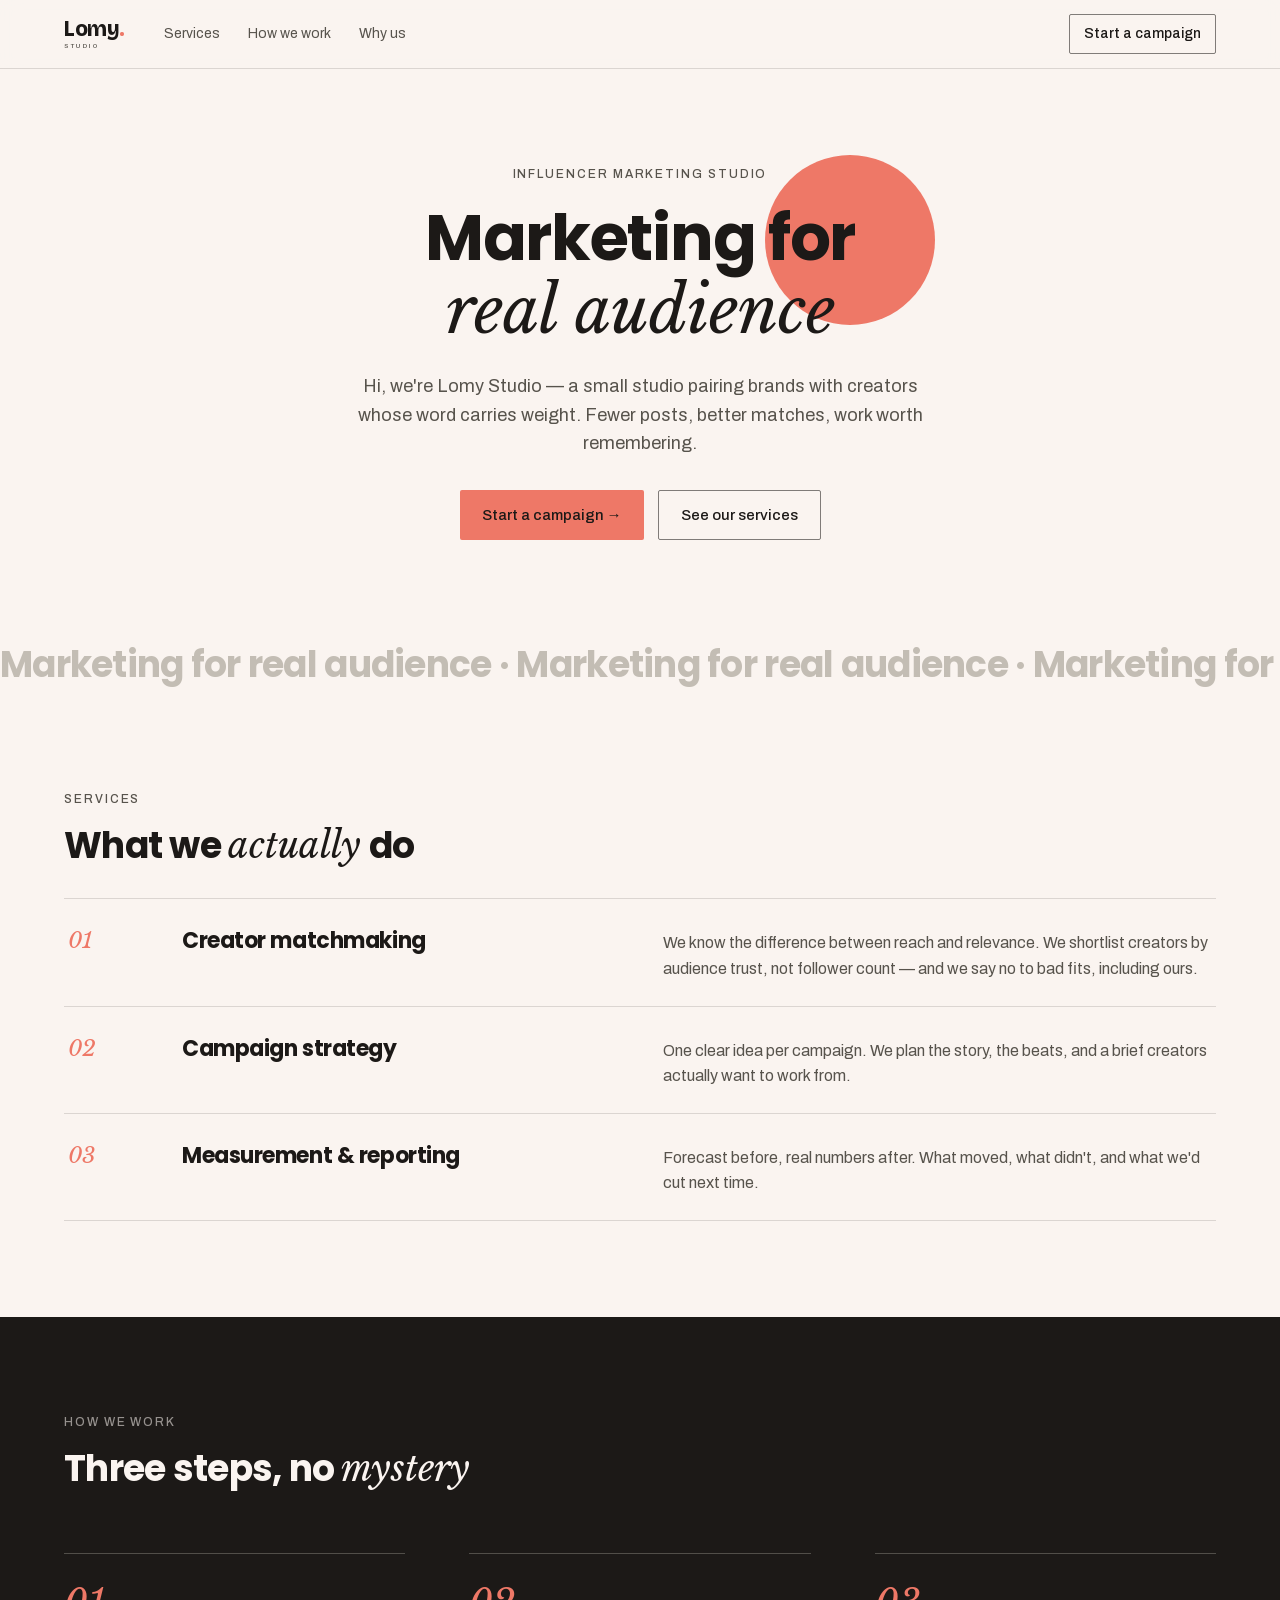
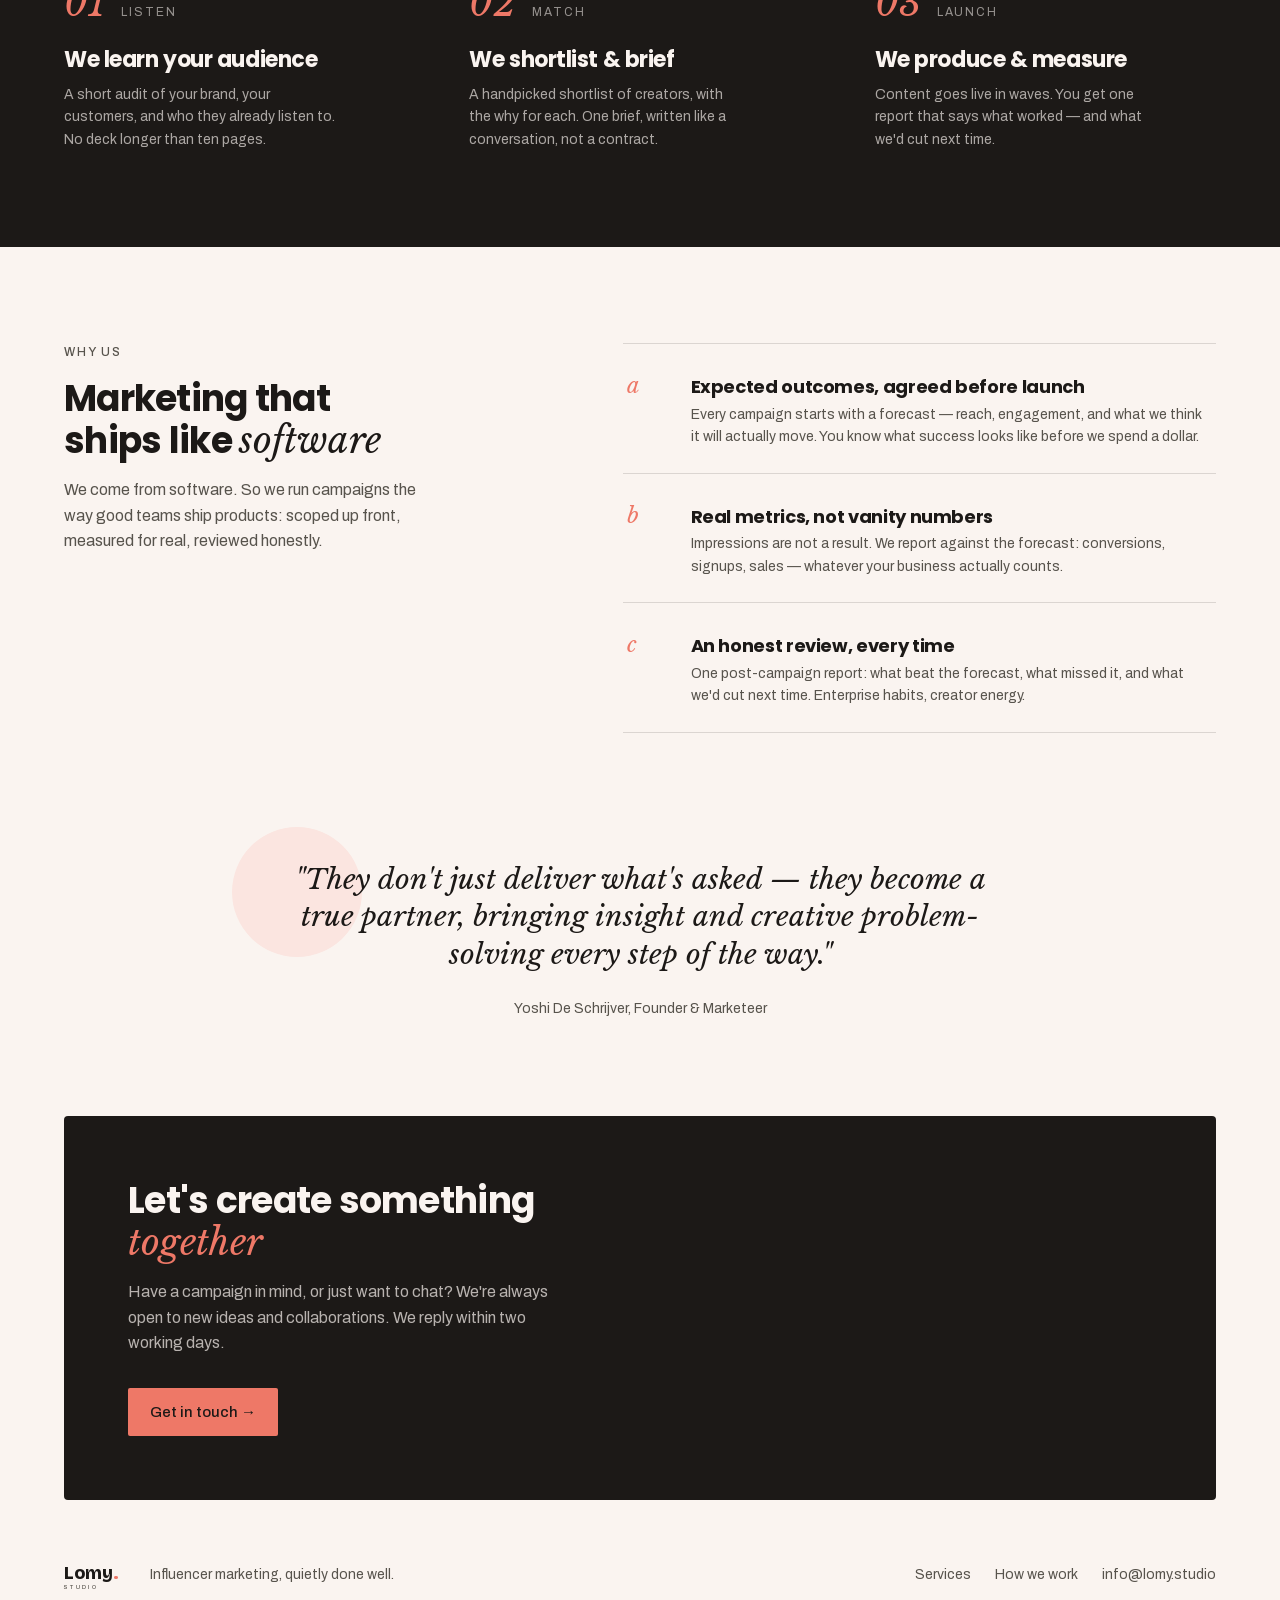
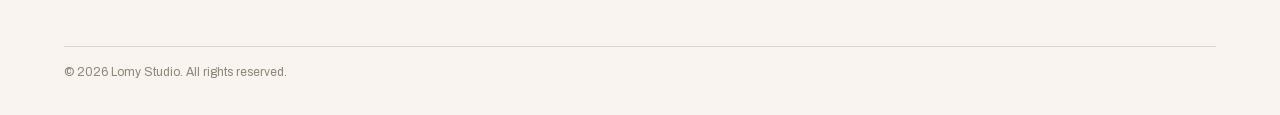
<file: index.html>
<!DOCTYPE html>
<html lang="en" data-theme="light">
<head>
<meta charset="utf-8">
<meta name="viewport" content="width=device-width, initial-scale=1">
<title>Lomy Studio — Influencer marketing for real audience</title>
<meta name="description" content="Lomy Studio is a small influencer marketing studio pairing brands with creators whose word carries weight. Fewer posts, better matches, work worth remembering.">
<link rel="icon" href="assets/img/logo-mark.svg" type="image/svg+xml">
<meta property="og:type" content="website">
<meta property="og:title" content="Lomy Studio — Influencer marketing for real audience">
<meta property="og:description" content="A small influencer marketing studio pairing brands with creators whose word carries weight.">
<link rel="preload" href="assets/fonts/archivo-400.woff2" as="font" type="font/woff2" crossorigin>
<link rel="preload" href="assets/fonts/poppins-700.woff2" as="font" type="font/woff2" crossorigin>
<link rel="stylesheet" href="assets/css/ds.css">
<link rel="stylesheet" href="assets/css/site.css">
</head>
<body>

<header class="site-header">
  <div class="site-header__inner">
    <a class="logo" href="#top" aria-label="Lomy Studio — home">
      <span class="logo__lockup">
        <span class="logo__word">Lomy<span class="logo__dot">.</span></span>
        <span class="logo__sub">STUDIO</span>
      </span>
    </a>
    <nav class="site-nav" aria-label="Primary">
      <a href="#services">Services</a>
      <a href="#process">How we work</a>
      <a href="#why-us">Why us</a>
    </nav>
    <nav class="mobile-nav" aria-label="Primary (mobile)">
      <a href="#services">Services</a>
      <a href="/contact">Contact</a>
    </nav>
    <a class="btn btn--ghost-sm site-header__cta" href="/contact">Start a campaign</a>
  </div>
</header>

<main>

  <section class="section wrap hero" id="top">
    <div class="eyebrow">Influencer marketing studio</div>
    <div class="hero__headline">
      <div class="hero__circle" aria-hidden="true"></div>
      <h1>Marketing for<br><em>real audience</em></h1>
    </div>
    <p class="hero__lede">Hi, we're Lomy Studio — a small studio pairing brands with creators whose word carries weight. Fewer posts, better matches, work worth remembering.</p>
    <div class="hero__actions">
      <a class="btn btn--primary" href="/contact">Start a campaign →</a>
      <a class="btn btn--ghost" href="#services">See our services</a>
    </div>
  </section>

  <div class="marquee" aria-hidden="true">
    <div class="marquee__track"><span>Marketing for real audience · Marketing for real audience · Marketing for real audience · Marketing for real audience · Marketing for real audience · Marketing for real audience · </span><span>Marketing for real audience · Marketing for real audience · Marketing for real audience · Marketing for real audience · Marketing for real audience · Marketing for real audience · </span></div>
  </div>

  <section class="section wrap services" id="services">
    <div class="eyebrow">Services</div>
    <h2>What we <em>actually</em> do</h2>
    <div class="rows">
      <div class="service">
        <span class="service__num">01</span>
        <h3 class="service__title">Creator matchmaking</h3>
        <p class="service__body">We know the difference between reach and relevance. We shortlist creators by audience trust, not follower count — and we say no to bad fits, including ours.</p>
      </div>
      <div class="service">
        <span class="service__num">02</span>
        <h3 class="service__title">Campaign strategy</h3>
        <p class="service__body">One clear idea per campaign. We plan the story, the beats, and a brief creators actually want to work from.</p>
      </div>
      <div class="service">
        <span class="service__num">03</span>
        <h3 class="service__title">Measurement &amp; reporting</h3>
        <p class="service__body">Forecast before, real numbers after. What moved, what didn't, and what we'd cut next time.</p>
      </div>
    </div>
  </section>

  <section class="process" id="process">
    <div class="process__inner">
      <div class="eyebrow">How we work</div>
      <h2>Three steps, no <em>mystery</em></h2>
      <div class="steps">
        <div class="step">
          <div class="step__head"><span class="step__num">01</span><span class="step__label">Listen</span></div>
          <h3>We learn your audience</h3>
          <p>A short audit of your brand, your customers, and who they already listen to. No deck longer than ten pages.</p>
        </div>
        <div class="step">
          <div class="step__head"><span class="step__num">02</span><span class="step__label">Match</span></div>
          <h3>We shortlist &amp; brief</h3>
          <p>A handpicked shortlist of creators, with the why for each. One brief, written like a conversation, not a contract.</p>
        </div>
        <div class="step">
          <div class="step__head"><span class="step__num">03</span><span class="step__label">Launch</span></div>
          <h3>We produce &amp; measure</h3>
          <p>Content goes live in waves. You get one report that says what worked — and what we'd cut next time.</p>
        </div>
      </div>
    </div>
  </section>

  <section class="section wrap why" id="why-us">
    <div>
      <div class="eyebrow">Why us</div>
      <h2>Marketing that ships like <em>software</em></h2>
      <p class="why__lede">We come from software. So we run campaigns the way good teams ship products: scoped up front, measured for real, reviewed honestly.</p>
    </div>
    <div class="rows">
      <div class="claim">
        <span class="claim__marker" aria-hidden="true">a</span>
        <div>
          <h3>Expected outcomes, agreed before launch</h3>
          <p>Every campaign starts with a forecast — reach, engagement, and what we think it will actually move. You know what success looks like before we spend a dollar.</p>
        </div>
      </div>
      <div class="claim">
        <span class="claim__marker" aria-hidden="true">b</span>
        <div>
          <h3>Real metrics, not vanity numbers</h3>
          <p>Impressions are not a result. We report against the forecast: conversions, signups, sales — whatever your business actually counts.</p>
        </div>
      </div>
      <div class="claim">
        <span class="claim__marker" aria-hidden="true">c</span>
        <div>
          <h3>An honest review, every time</h3>
          <p>One post-campaign report: what beat the forecast, what missed it, and what we'd cut next time. Enterprise habits, creator energy.</p>
        </div>
      </div>
    </div>
  </section>

  <section class="testimonial">
    <div class="testimonial__quote-wrap">
      <div class="testimonial__circle" aria-hidden="true"></div>
      <blockquote>"They don't just deliver what's asked — they become a true partner, bringing insight and creative problem-solving every step of the way."</blockquote>
    </div>
    <div class="testimonial__cite">Yoshi De Schrijver, Founder &amp; Marketeer</div>
  </section>

  <section class="section wrap cta" id="contact">
    <div class="cta__card">
      <h2>Let's create something <em class="u-coral">together</em></h2>
      <p>Have a campaign in mind, or just want to chat? We're always open to new ideas and collaborations. We reply within two working days.</p>
      <a class="btn btn--primary" href="mailto:info@lomy.studio">Get in touch →</a>
    </div>
  </section>

</main>

<footer class="site-footer">
  <span class="logo logo--sm">
    <span class="logo__lockup">
      <span class="logo__word">Lomy<span class="logo__dot">.</span></span>
      <span class="logo__sub">STUDIO</span>
    </span>
  </span>
  <span class="site-footer__tagline">Influencer marketing, quietly done well.</span>
  <nav class="site-footer__nav" aria-label="Footer">
    <a href="#services">Services</a>
    <a href="#process">How we work</a>
    <a href="mailto:info@lomy.studio">info@lomy.studio</a>
  </nav>
  <div class="site-footer__legal">© 2026 Lomy Studio. All rights reserved.</div>
</footer>

</body>
</html>
</file>
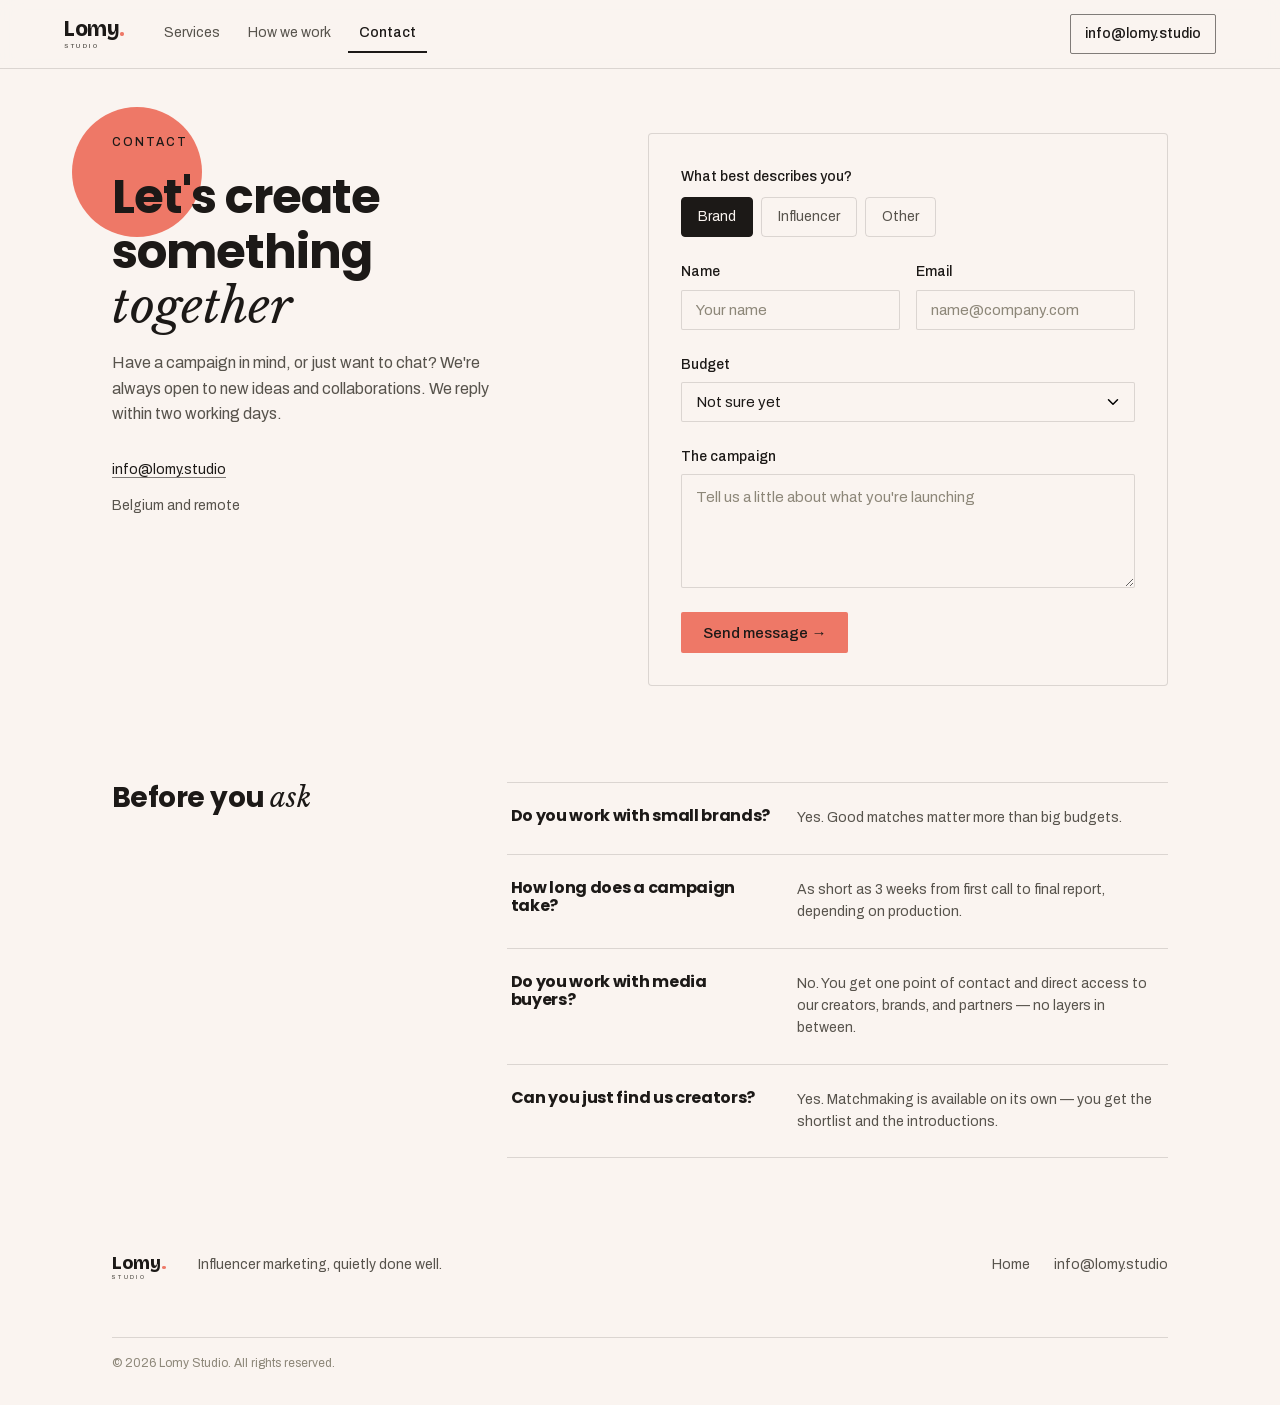
<file: contact.html>
<!DOCTYPE html>
<html lang="en" data-theme="light">
<head>
<meta charset="utf-8">
<meta name="viewport" content="width=device-width, initial-scale=1">
<title>Contact — Lomy Studio</title>
<meta name="description" content="Have a campaign in mind, or just want to chat? Tell Lomy Studio about what you're launching. We reply within two working days.">
<link rel="icon" href="assets/img/logo-mark.svg" type="image/svg+xml">
<meta property="og:type" content="website">
<meta property="og:title" content="Contact — Lomy Studio">
<meta property="og:description" content="Have a campaign in mind, or just want to chat? We reply within two working days.">
<link rel="preload" href="assets/fonts/archivo-400.woff2" as="font" type="font/woff2" crossorigin>
<link rel="preload" href="assets/fonts/poppins-700.woff2" as="font" type="font/woff2" crossorigin>
<link rel="stylesheet" href="assets/css/ds.css">
<link rel="stylesheet" href="assets/css/site.css">
</head>
<body class="page--contact">

<header class="site-header">
  <div class="site-header__inner">
    <a class="logo" href="/" aria-label="Lomy Studio — home">
      <span class="logo__lockup">
        <span class="logo__word">Lomy<span class="logo__dot">.</span></span>
        <span class="logo__sub">STUDIO</span>
      </span>
    </a>
    <nav class="site-nav" aria-label="Primary">
      <a href="/#services">Services</a>
      <a href="/#process">How we work</a>
      <a href="/contact" class="is-active" aria-current="page">Contact</a>
    </nav>
    <nav class="mobile-nav" aria-label="Primary (mobile)">
      <a href="/">Home</a>
      <a href="/contact" class="is-active" aria-current="page">Contact</a>
    </nav>
    <a class="btn btn--ghost-sm site-header__cta" href="mailto:info@lomy.studio">info@lomy.studio</a>
  </div>
</header>

<main class="contact wrap">
  <div>
    <div class="contact__headline">
      <div class="contact__circle" aria-hidden="true"></div>
      <div class="eyebrow contact__eyebrow">Contact</div>
      <h1>Let's create something <em>together</em></h1>
    </div>
    <p class="contact__lede">Have a campaign in mind, or just want to chat? We're always open to new ideas and collaborations. We reply within two working days.</p>
    <div class="contact__links">
      <a href="mailto:info@lomy.studio">info@lomy.studio</a>
      <span class="contact__location">Belgium and remote</span>
    </div>
  </div>

  <div class="contact__card">
    <div class="contact-done" hidden>
      <h3>Thank you — <em>noted</em></h3>
      <p>We'll get back to you within two working days.</p>
      <button type="button" class="btn btn--ghost">Send another</button>
    </div>

    <form class="contact-form" name="contact" method="POST" action="/contact?sent=1" data-netlify="true" netlify-honeypot="bot-field">
      <input type="hidden" name="form-name" value="contact">
      <p class="contact-form__trap" aria-hidden="true">
        <label>Don't fill this out if you're human: <input name="bot-field" tabindex="-1" autocomplete="off"></label>
      </p>

      <fieldset class="who">
        <legend class="who__legend">What best describes you?</legend>
        <div class="who__choices">
          <label class="who__choice"><input type="radio" name="who" value="Brand" checked><span class="chip">Brand</span></label>
          <label class="who__choice"><input type="radio" name="who" value="Influencer"><span class="chip">Influencer</span></label>
          <label class="who__choice"><input type="radio" name="who" value="Other"><span class="chip">Other</span></label>
        </div>
      </fieldset>

      <div class="contact-form__row">
        <label class="field">Name
          <input class="control" name="name" required placeholder="Your name" autocomplete="name">
        </label>
        <label class="field">Email
          <input class="control" name="email" type="email" required placeholder="name@company.com" autocomplete="email">
        </label>
      </div>

      <label class="field">Budget
        <select class="control control--select" name="budget">
          <option>Not sure yet</option>
          <option>Under €10k</option>
          <option>€10–50k</option>
          <option>€50k+</option>
        </select>
      </label>

      <label class="field">The campaign
        <textarea class="control" name="message" rows="4" placeholder="Tell us a little about what you're launching"></textarea>
      </label>

      <button type="submit" class="btn btn--primary contact-form__submit">Send message →</button>
    </form>
  </div>
</main>

<section class="faq wrap">
  <h2>Before you <em>ask</em></h2>
  <div class="faq__list">
    <div class="faq__row">
      <h3>Do you work with small brands?</h3>
      <p>Yes. Good matches matter more than big budgets.</p>
    </div>
    <div class="faq__row">
      <h3>How long does a campaign take?</h3>
      <p>As short as 3 weeks from first call to final report, depending on production.</p>
    </div>
    <div class="faq__row">
      <h3>Do you work with media buyers?</h3>
      <p>No. You get one point of contact and direct access to our creators, brands, and partners — no layers in between.</p>
    </div>
    <div class="faq__row">
      <h3>Can you just find us creators?</h3>
      <p>Yes. Matchmaking is available on its own — you get the shortlist and the introductions.</p>
    </div>
  </div>
</section>

<footer class="site-footer site-footer--flush">
  <span class="logo logo--sm">
    <span class="logo__lockup">
      <span class="logo__word">Lomy<span class="logo__dot">.</span></span>
      <span class="logo__sub">STUDIO</span>
    </span>
  </span>
  <span class="site-footer__tagline">Influencer marketing, quietly done well.</span>
  <nav class="site-footer__nav" aria-label="Footer">
    <a href="/">Home</a>
    <a href="mailto:info@lomy.studio">info@lomy.studio</a>
  </nav>
  <div class="site-footer__legal">© 2026 Lomy Studio. All rights reserved.</div>
</footer>

<script>
(() => {
  const form = document.querySelector('.contact-form');
  const done = document.querySelector('.contact-done');
  const submit = form.querySelector('button[type="submit"]');

  const showDone = () => { form.hidden = true; done.hidden = false; };
  const showForm = () => { done.hidden = true; form.hidden = false; };

  // No-JS fallback lands here after Netlify accepts the POST.
  if (new URLSearchParams(location.search).get('sent') === '1') {
    showDone();
    history.replaceState(null, '', location.pathname);
  }

  form.addEventListener('submit', async (e) => {
    e.preventDefault();
    submit.disabled = true;
    try {
      const res = await fetch('/', {
        method: 'POST',
        headers: { 'Content-Type': 'application/x-www-form-urlencoded' },
        body: new URLSearchParams(new FormData(form)).toString(),
      });
      if (!res.ok) throw new Error(String(res.status));
      form.reset();
      showDone();
    } catch {
      form.submit(); // let Netlify handle it the plain way
    } finally {
      submit.disabled = false;
    }
  });

  done.querySelector('button').addEventListener('click', showForm);
})();
</script>
</body>
</html>
</file>
<file: assets/css/ds.css>
/* Lomy Studio design system.
 * Generated from the Claude Design handoff bundle (project/assets/fonts/fonts.css,
 * project/tokens/*.css). Do not hand-edit — re-copy from the design system instead.
 * Page-level styles live in site.css.
 */

/* ---------- fonts ---------- */
@font-face{font-family:'Archivo';font-style:italic;font-weight:400;font-display:swap;src:url('../fonts/archivo-400-italic.woff2') format('woff2')}
@font-face{font-family:'Archivo';font-style:normal;font-weight:400;font-display:swap;src:url('../fonts/archivo-400.woff2') format('woff2')}
@font-face{font-family:'Archivo';font-style:normal;font-weight:500;font-display:swap;src:url('../fonts/archivo-500.woff2') format('woff2')}
@font-face{font-family:'Archivo';font-style:normal;font-weight:600;font-display:swap;src:url('../fonts/archivo-600.woff2') format('woff2')}
@font-face{font-family:'Archivo';font-style:normal;font-weight:700;font-display:swap;src:url('../fonts/archivo-700.woff2') format('woff2')}
@font-face{font-family:'Libre Baskerville';font-style:italic;font-weight:400;font-display:swap;src:url('../fonts/libre-baskerville-400-italic.woff2') format('woff2')}
@font-face{font-family:'Libre Baskerville';font-style:normal;font-weight:400;font-display:swap;src:url('../fonts/libre-baskerville-400.woff2') format('woff2')}
@font-face{font-family:'Libre Baskerville';font-style:normal;font-weight:700;font-display:swap;src:url('../fonts/libre-baskerville-700.woff2') format('woff2')}
@font-face{font-family:'Poppins';font-style:normal;font-weight:500;font-display:swap;src:url('../fonts/poppins-500.woff2') format('woff2')}
@font-face{font-family:'Poppins';font-style:normal;font-weight:600;font-display:swap;src:url('../fonts/poppins-600.woff2') format('woff2')}
@font-face{font-family:'Poppins';font-style:normal;font-weight:700;font-display:swap;src:url('../fonts/poppins-700.woff2') format('woff2')}
@font-face{font-family:'Bricolage Grotesque';font-style:normal;font-weight:700;font-display:swap;src:url('../fonts/bricolage-grotesque-700.woff2') format('woff2')}
@font-face{font-family:'Bricolage Grotesque';font-style:normal;font-weight:800;font-display:swap;src:url('../fonts/bricolage-grotesque-800.woff2') format('woff2')}

/* ---------- tokens: colors ---------- */
/* Lomy Studio — color tokens. Light is default; dark via [data-theme="dark"]. */
:root{
/* base palette */
--paper-1:#FAF4F0;--paper-2:#F4EBE4;--paper-3:#EBDFD5;
--ink-1:#1C1917;--ink-2:#57534C;--ink-3:#8D8779;
--coral:#EE7867;--coral-deep:#DE5F4D;--coral-tint:#FBE5E0;
--olive:#6E6B3F;--gold:#B07C24;--rust:#9C3325;
/* semantic */
--surface-page:var(--paper-1);--surface-card:var(--paper-1);--surface-sunken:var(--paper-2);--surface-inverse:var(--ink-1);
--text-heading:var(--ink-1);--text-body:var(--ink-1);--text-muted:var(--ink-2);--text-faint:var(--ink-3);--text-inverse:var(--paper-1);
--accent:var(--coral);--accent-hover:var(--coral-deep);--accent-tint:var(--coral-tint);--on-accent:#1C1917;
--border-subtle:rgba(28,25,23,.14);--border-strong:rgba(28,25,23,.55);--focus-ring:var(--coral);
--ok:#587841;--warn:var(--gold);--danger:var(--rust);
}
[data-theme="dark"]{
--paper-1:#151312;--paper-2:#1E1B19;--paper-3:#282420;
--ink-1:#F0EAE0;--ink-2:#B5AEA2;--ink-3:#7E7869;
--coral:#F08A77;--coral-deep:#F49E8D;--coral-tint:#3D211C;
--surface-inverse:#F0EAE0;--text-inverse:#151312;--on-accent:#151312;
--border-subtle:rgba(240,234,224,.16);--border-strong:rgba(240,234,224,.55);
--ok:#7FA268;--warn:#C99A4B;--danger:#C25644;
}

/* ---------- tokens: typography ---------- */
/* Lomy Studio — type tokens. Poppins bold for headings, Libre Baskerville italic for accent words, Archivo for body. */
:root{
--font-logo:'Bricolage Grotesque','Poppins','Helvetica Neue',Arial,sans-serif;
--font-heading:'Poppins','Helvetica Neue',Arial,sans-serif;
--font-display:'Libre Baskerville',Georgia,'Times New Roman',serif;
--font-body:'Archivo','Helvetica Neue',Arial,sans-serif;
/* scale */
--text-xs:0.75rem;--text-sm:0.875rem;--text-base:1rem;--text-lg:1.125rem;--text-xl:1.375rem;
--text-2xl:1.75rem;--text-3xl:2.25rem;--text-4xl:3rem;--text-5xl:4rem;--text-6xl:5.5rem;
/* leading */
--leading-tight:1.1;--leading-display:1.15;--leading-snug:1.35;--leading-body:1.6;
/* tracking */
--tracking-display:-0.02em;--tracking-body:0;--tracking-eyebrow:0.16em;
/* weights (Archivo) */
--weight-regular:400;--weight-medium:500;--weight-semibold:600;--weight-bold:700;
}

/* ---------- tokens: spacing ---------- */
/* Lomy Studio — spacing, radii, layout tokens. */
:root{
--space-1:0.25rem;--space-2:0.5rem;--space-3:0.75rem;--space-4:1rem;--space-5:1.5rem;
--space-6:2rem;--space-7:3rem;--space-8:4rem;--space-9:6rem;--space-10:8rem;
/* radii: the brand is near-square; pill reserved for chips */
--radius-xs:2px;--radius-sm:4px;--radius-md:8px;--radius-pill:999px;
--container-max:72rem;--container-narrow:44rem;
--gutter:clamp(1.25rem,4vw,3rem); /* @kind spacing */
}

/* ---------- tokens: effects ---------- */
/* Lomy Studio — borders, shadows, motion. */
:root{
--border-w:1px;--border-w-strong:1.5px;
--shadow-card:0 1px 2px rgba(28,25,23,.05),0 10px 30px -12px rgba(28,25,23,.12);
--shadow-pop:0 2px 6px rgba(28,25,23,.08),0 24px 60px -20px rgba(28,25,23,.25);
--ease-soft:cubic-bezier(.22,.61,.36,1); /* @kind other */
--ease-inout:cubic-bezier(.65,0,.35,1); /* @kind other */
--dur-fast:160ms; /* @kind other */
--dur-med:320ms; /* @kind other */
--dur-reveal:700ms; /* @kind other */
}
[data-theme="dark"]{
--shadow-card:0 1px 2px rgba(0,0,0,.4),0 10px 30px -12px rgba(0,0,0,.5);
--shadow-pop:0 2px 6px rgba(0,0,0,.5),0 24px 60px -20px rgba(0,0,0,.7);
}

/* ---------- base element defaults ---------- */
/* Lomy Studio — base element defaults for consumers. */
body{margin:0;background:var(--surface-page);color:var(--text-body);font-family:var(--font-body);font-size:var(--text-base);line-height:var(--leading-body);-webkit-font-smoothing:antialiased}
h1,h2,h3{font-family:var(--font-heading);font-weight:700;color:var(--text-heading);letter-spacing:var(--tracking-display);line-height:var(--leading-display);margin:0}
h4,h5,h6{font-family:var(--font-heading);font-weight:var(--weight-semibold);color:var(--text-heading);margin:0}
h1 em,h2 em,h3 em{font-family:var(--font-display);font-style:italic;font-weight:400;color:inherit;letter-spacing:0}
a{color:var(--text-body);text-decoration:underline;text-decoration-color:var(--border-strong);text-underline-offset:3px;transition:color var(--dur-fast) var(--ease-soft),text-decoration-color var(--dur-fast) var(--ease-soft)}
a:hover{color:var(--accent);text-decoration-color:var(--accent)}
::selection{background:var(--accent-tint);color:var(--ink-1)}
:focus-visible{outline:2px solid var(--focus-ring);outline-offset:2px}
</file>
<file: assets/css/site.css>
/* Lomy Studio — marketing site page styles.
 * Implements templates/marketing-site/MarketingSite.dc.html. Every value here is
 * taken verbatim from that design; the only additions are the responsive rules
 * at the bottom (the design ships desktop-only) and reduced-motion handling.
 */

/* ---------- page shell ---------- */

:root {
  /* Height the sticky header reserves for anchor scrolling. The design says
     64px; the header measures 69px, so 72px is used to keep section tops clear
     of the bar (the chat asked for anchors to land under the menu). */
  --header-h: 72px;
}

html {
  scroll-behavior: smooth;
}

.wrap {
  max-width: var(--container-max);
  margin: 0 auto;
  padding-left: var(--gutter);
  padding-right: var(--gutter);
}

.section {
  padding-top: var(--space-9);
}

.section[id] {
  scroll-margin-top: var(--header-h);
}

.eyebrow {
  font-size: var(--text-xs);
  letter-spacing: var(--tracking-eyebrow);
  text-transform: uppercase;
  color: var(--text-muted);
  font-weight: var(--weight-medium);
  margin-bottom: var(--space-4);
}

.u-coral {
  color: var(--coral);
}

/* ---------- buttons ---------- */

.btn {
  display: inline-flex;
  align-items: center;
  gap: 8px;
  font-weight: var(--weight-medium);
  border-radius: var(--radius-xs);
  text-decoration: none;
  transition: all var(--dur-fast) var(--ease-soft);
}

.btn--primary {
  padding: 12px 22px;
  font-size: 15px;
  background: var(--accent);
  color: var(--on-accent);
}

.btn--primary:hover {
  background: var(--accent-hover);
  color: var(--on-accent);
}

.btn--ghost {
  padding: 12px 22px;
  font-size: 15px;
  border: 1px solid var(--border-strong);
  color: var(--text-body);
}

.btn--ghost-sm {
  padding: 8px 14px;
  font-size: var(--text-sm);
  border: 1px solid var(--border-strong);
  color: var(--text-body);
}

.btn--ghost:hover,
.btn--ghost-sm:hover {
  background: var(--surface-inverse);
  border-color: var(--surface-inverse);
  color: var(--text-inverse);
}

/* ---------- logo lockup ---------- */

.logo {
  text-decoration: none;
  line-height: 1;
}

.logo__lockup {
  display: inline-grid;
  justify-items: start;
  line-height: 1;
}

.logo__word {
  font-family: var(--font-logo);
  font-weight: 800;
  font-size: 21px;
  letter-spacing: -0.02em;
  color: var(--text-heading);
}

.logo__dot {
  color: var(--accent);
}

.logo__sub {
  font-family: var(--font-body);
  font-weight: 500;
  font-size: 6px;
  letter-spacing: 0.42em;
  color: var(--text-muted);
  margin-top: 3px;
}

.logo--sm .logo__word {
  font-size: 18px;
}

.logo--sm .logo__sub {
  font-size: 5.5px;
}

/* ---------- header ---------- */

.site-header {
  position: sticky;
  top: 0;
  z-index: 40;
  background: color-mix(in srgb, var(--surface-page) 85%, transparent);
  backdrop-filter: blur(10px);
  border-bottom: 1px solid var(--border-subtle);
}

.site-header__inner {
  max-width: var(--container-max);
  margin: 0 auto;
  padding: 14px var(--gutter);
  display: flex;
  align-items: center;
  gap: 28px;
}

.site-nav {
  display: flex;
  gap: 6px;
  flex: 1;
}

.site-nav a {
  text-decoration: none;
  font-size: var(--text-sm);
  padding: 7px 11px;
  color: var(--text-muted);
}

.site-nav a:hover {
  color: var(--accent);
}

.mobile-nav {
  display: none;
}

/* ---------- hero ---------- */

.hero {
  text-align: center;
  /* own stacking context so the circle can sit beneath every hero element */
  position: relative;
  isolation: isolate;
}

.hero__headline {
  position: relative;
  display: inline-block;
}

.hero__circle {
  position: absolute;
  right: -80px;
  top: -46px;
  width: 170px;
  height: 170px;
  border-radius: 50%;
  background: var(--accent);
  z-index: -1; /* behind the title, the subtitle and the buttons */
}

.hero h1 {
  position: relative;
  font-size: clamp(2.75rem, 6vw, var(--text-5xl));
  line-height: var(--leading-display);
}

.hero__lede {
  max-width: 52ch;
  margin: var(--space-5) auto var(--space-6);
  font-size: var(--text-lg);
  color: var(--text-muted);
}

.hero__actions {
  display: flex;
  gap: 14px;
  justify-content: center;
}

/* ---------- marquee ---------- */

.marquee {
  overflow: hidden;
  white-space: nowrap;
  margin-top: var(--space-9);
  font-family: var(--font-heading);
  font-weight: 700;
  letter-spacing: -0.02em;
  font-size: var(--text-3xl);
  color: var(--text-faint);
  opacity: 0.5;
}

.marquee__track {
  display: inline-block;
  animation: lomy-mq 32s linear infinite;
}

@keyframes lomy-mq {
  from {
    transform: translateX(0);
  }
  to {
    transform: translateX(-50%);
  }
}

/* ---------- services ---------- */

.services h2 {
  font-size: var(--text-3xl);
  max-width: 20ch;
  margin-bottom: var(--space-6);
}

.rows {
  display: grid;
}

.service {
  display: grid;
  grid-template-columns: 90px 1fr 1.2fr;
  gap: var(--space-5);
  align-items: baseline;
  padding: var(--space-5) 4px;
  border-top: 1px solid var(--border-subtle);
}

.service:last-child {
  border-bottom: 1px solid var(--border-subtle);
}

.service__num {
  font-family: var(--font-display);
  font-style: italic;
  font-size: var(--text-xl);
  color: var(--accent);
}

.service__title {
  font-size: var(--text-xl);
}

.service__body {
  margin: 0;
  color: var(--text-muted);
}

/* ---------- process (dark band) ---------- */

.process {
  background: var(--surface-inverse);
  color: var(--text-inverse);
  margin-top: var(--space-9);
  scroll-margin-top: var(--header-h);
}

.process__inner {
  max-width: var(--container-max);
  margin: 0 auto;
  padding: var(--space-9) var(--gutter);
}

.process .eyebrow {
  color: var(--text-inverse);
  opacity: 0.55;
}

.process h2 {
  font-size: var(--text-3xl);
  color: var(--text-inverse);
  margin-bottom: var(--space-8);
}

.steps {
  display: grid;
  grid-template-columns: repeat(3, 1fr);
  gap: var(--space-8);
}

.step {
  border-top: 1px solid rgba(240, 234, 224, 0.25);
  padding-top: var(--space-6);
}

.step__head {
  display: flex;
  align-items: baseline;
  gap: 16px;
}

.step__num {
  font-family: var(--font-display);
  font-style: italic;
  font-size: var(--text-3xl);
  color: var(--coral);
  line-height: 1;
}

.step__label {
  font-size: var(--text-xs);
  letter-spacing: var(--tracking-eyebrow);
  text-transform: uppercase;
  opacity: 0.55;
}

.step h3 {
  font-size: var(--text-xl);
  color: var(--text-inverse);
  margin-top: var(--space-5);
}

.step p {
  margin: var(--space-3) 0 0;
  font-size: var(--text-sm);
  line-height: var(--leading-body);
  opacity: 0.65;
  max-width: 34ch;
}

/* ---------- why us ---------- */

.why {
  display: grid;
  grid-template-columns: 1fr 1.2fr;
  gap: var(--space-8);
  align-items: start;
}

.why h2 {
  font-size: var(--text-3xl);
  max-width: 14ch;
}

.why__lede {
  max-width: 42ch;
  color: var(--text-muted);
  margin: var(--space-4) 0 0;
}

.claim {
  display: grid;
  grid-template-columns: auto 1fr;
  gap: var(--space-5);
  align-items: baseline;
  padding: var(--space-5) 4px;
  border-top: 1px solid var(--border-subtle);
}

.claim:last-child {
  border-bottom: 1px solid var(--border-subtle);
}

.claim__marker {
  font-family: var(--font-display);
  font-style: italic;
  font-size: var(--text-xl);
  color: var(--accent);
  width: 40px;
}

.claim h3 {
  font-size: var(--text-lg);
}

.claim p {
  margin: 6px 0 0;
  font-size: var(--text-sm);
  color: var(--text-muted);
}

/* ---------- testimonial ---------- */

.testimonial {
  max-width: var(--container-narrow);
  margin: 0 auto;
  padding: var(--space-10) var(--gutter) 0;
  text-align: center;
}

.testimonial__quote-wrap {
  position: relative;
  display: inline-block;
}

.testimonial__circle {
  position: absolute;
  left: -56px;
  top: -34px;
  width: 130px;
  height: 130px;
  border-radius: 50%;
  background: var(--accent-tint);
}

.testimonial blockquote {
  position: relative;
  margin: 0;
  font-family: var(--font-display);
  font-style: italic;
  font-size: var(--text-2xl);
  line-height: var(--leading-snug);
  color: var(--text-heading);
}

.testimonial__cite {
  margin-top: var(--space-5);
  font-size: var(--text-sm);
  color: var(--text-muted);
}

/* ---------- CTA ---------- */

.cta__card {
  background: var(--surface-inverse);
  color: var(--text-inverse);
  border-radius: var(--radius-sm);
  padding: var(--space-8);
}

.cta__card h2 {
  font-size: var(--text-3xl);
  max-width: 18ch;
  color: var(--text-inverse);
}

.cta__card p {
  max-width: 48ch;
  opacity: 0.7;
  margin: var(--space-4) 0 var(--space-6);
}

/* ---------- footer ---------- */

.site-footer {
  max-width: var(--container-max);
  margin: 0 auto;
  padding: var(--space-8) var(--gutter) var(--space-6);
  display: flex;
  align-items: baseline;
  gap: var(--space-6);
  flex-wrap: wrap;
}

.site-footer__tagline {
  font-size: var(--text-sm);
  color: var(--text-muted);
  flex: 1;
}

.site-footer__nav {
  display: flex;
  gap: var(--space-5);
  font-size: var(--text-sm);
}

.site-footer__nav a {
  color: var(--text-muted);
  text-decoration: none;
}

.site-footer__nav a:hover {
  color: var(--accent);
}

.site-footer__legal {
  width: 100%;
  border-top: 1px solid var(--border-subtle);
  margin-top: var(--space-5);
  padding-top: var(--space-4);
  font-size: var(--text-xs);
  color: var(--text-faint);
}

/* ---------- responsive ----------
   Not in the source design (desktop-only). Desktop rendering above 900px is
   untouched; below that the multi-column rows stack and the decorative
   circles scale so they stay behind their headings. */

@media (max-width: 900px) {
  .service {
    grid-template-columns: 56px 1fr;
    gap: var(--space-4);
  }

  .service__num {
    grid-column: 1;
    grid-row: 1;
  }

  .service__title {
    grid-column: 2;
    grid-row: 1;
  }

  .service__body {
    grid-column: 2;
    grid-row: 2;
    margin-top: var(--space-3);
  }

  .steps {
    grid-template-columns: 1fr;
    gap: var(--space-6);
  }

  .step p {
    max-width: 52ch;
  }

  .why {
    grid-template-columns: 1fr;
    gap: var(--space-6);
  }

  .why h2 {
    max-width: 20ch;
  }
}

@media (max-width: 760px) {
  /* one-line header: logo + the two-link mobile nav; the full nav and the
     header button are desktop-only */
  .site-nav,
  .site-header__cta {
    display: none;
  }

  .mobile-nav {
    display: flex;
    gap: 6px;
    margin-left: auto;
  }

  .mobile-nav a {
    text-decoration: none;
    font-size: var(--text-sm);
    padding: 7px 11px;
    color: var(--text-muted);
  }

  .mobile-nav a:hover {
    color: var(--accent);
  }

  .mobile-nav a.is-active {
    color: var(--text-heading);
    font-weight: var(--weight-medium);
    border-bottom: 2px solid var(--text-heading);
  }

  .marquee {
    font-size: var(--text-2xl);
  }

  .cta__card {
    padding: var(--space-6);
  }

  .site-footer {
    flex-direction: column;
    align-items: flex-start;
    gap: var(--space-4);
  }

  .site-footer__nav {
    flex-wrap: wrap;
    gap: var(--space-4);
  }
}

@media (max-width: 640px) {
  .hero__circle {
    right: -28px;
    top: -26px;
    width: 104px;
    height: 104px;
  }

  .hero__actions {
    flex-wrap: wrap;
  }

  .testimonial__circle {
    left: -22px;
    top: -20px;
    width: 88px;
    height: 88px;
  }

  .claim {
    grid-template-columns: 28px 1fr;
    gap: var(--space-4);
  }

  .claim__marker {
    width: auto;
  }
}

@media (prefers-reduced-motion: reduce) {
  html {
    scroll-behavior: auto;
  }

  .marquee__track {
    animation: none;
  }
}

/* =====================================================================
   Contact page — implements templates/contact-page/ContactPage.dc.html.
   Values verbatim from the design; responsive rules are an addition.
   ===================================================================== */

[hidden] {
  display: none !important;
}

.page--contact {
  min-height: 100vh;
  display: flex;
  flex-direction: column;
}

.site-nav a.is-active {
  color: var(--text-heading);
  font-weight: var(--weight-medium);
  border-bottom: 2px solid var(--text-heading);
}

.site-nav a.is-active:hover {
  color: var(--text-heading);
}

.contact {
  padding-top: var(--space-8);
  display: grid;
  grid-template-columns: 1fr 1.1fr;
  gap: var(--space-8);
  align-items: start;
  flex: 1;
  width: 100%;
  box-sizing: border-box;
}

.contact__headline {
  position: relative;
  display: inline-block;
}

.contact__circle {
  position: absolute;
  left: -40px;
  top: -26px;
  width: 130px;
  height: 130px;
  border-radius: 50%;
  background: var(--accent);
}

.contact__eyebrow {
  position: relative;
  color: var(--ink-1);
}

.contact h1 {
  position: relative;
  font-size: clamp(2.25rem, 4.5vw, var(--text-4xl));
  max-width: 14ch;
}

.contact__lede {
  max-width: 44ch;
  color: var(--text-muted);
  margin: var(--space-4) 0 var(--space-6);
}

.contact__links {
  display: grid;
  gap: 14px;
  font-size: var(--text-sm);
}

.contact__location {
  color: var(--text-muted);
}

.contact__card {
  border: 1px solid var(--border-subtle);
  border-radius: var(--radius-sm);
  padding: var(--space-6);
  background: var(--surface-card);
}

/* thank-you state */

.contact-done {
  text-align: center;
  padding: var(--space-7) 0;
}

.contact-done h3 {
  font-size: var(--text-2xl);
}

.contact-done p {
  color: var(--text-muted);
  margin: 12px 0 24px;
}

.contact-done .btn {
  background: transparent;
  font-family: var(--font-body);
  cursor: pointer;
}

/* form */

.contact-form {
  display: grid;
  gap: var(--space-5);
}

.contact-form__trap {
  position: absolute;
  left: -10000px;
  width: 1px;
  height: 1px;
  overflow: hidden;
  margin: 0;
}

.who {
  display: grid;
  gap: 8px;
  font-size: var(--text-sm);
  margin: 0;
  padding: 0;
  border: 0;
  min-width: 0;
}

.who__legend {
  font-weight: var(--weight-medium);
  color: var(--text-heading);
  padding: 0;
  margin-bottom: 8px;
}

.who__choices {
  display: flex;
  gap: 8px;
  flex-wrap: wrap;
}

.who__choice {
  cursor: pointer;
  position: relative;
}

.who__choice input {
  position: absolute;
  opacity: 0;
  width: 0;
  height: 0;
}

.chip {
  display: inline-flex;
  align-items: center;
  padding: 8px 16px;
  border-radius: var(--radius-sm);
  border: 1px solid var(--border-subtle);
  color: var(--text-muted);
  transition: all var(--dur-fast) var(--ease-soft);
}

.chip:hover {
  border-color: var(--border-strong);
  color: var(--text-body);
}

.who__choice input:checked + .chip {
  background: var(--surface-inverse);
  border-color: var(--surface-inverse);
  color: var(--text-inverse);
}

.who__choice input:focus-visible + .chip {
  outline: 2px solid var(--focus-ring);
  outline-offset: 2px;
}

.contact-form__row {
  display: grid;
  grid-template-columns: 1fr 1fr;
  gap: var(--space-4);
}

.field {
  display: grid;
  gap: 6px;
  font-size: var(--text-sm);
  font-weight: var(--weight-medium);
  color: var(--text-heading);
}

.control {
  width: 100%;
  box-sizing: border-box;
  background: var(--surface-page);
  border: 1px solid var(--border-subtle);
  border-radius: var(--radius-xs);
  padding: 11px 14px;
  font-family: var(--font-body);
  font-size: 15px;
  color: var(--text-body);
  font-weight: var(--weight-regular);
  transition: border-color var(--dur-fast) var(--ease-soft);
}

.control::placeholder {
  color: var(--text-faint);
}

.control:hover {
  border-color: var(--border-strong);
}

.control:focus {
  outline: none;
  border-color: var(--border-strong);
}

.control--select {
  appearance: none;
  -webkit-appearance: none;
  cursor: pointer;
  /* chevron is the design system's Lucide chevron-down; the DS Select reserves
     38px on the right for it */
  padding-right: 38px;
  background-image: url("../img/chevron-down.svg");
  background-repeat: no-repeat;
  background-position: right 12px center;
  background-size: 18px 18px;
}

textarea.control {
  resize: vertical;
  line-height: 1.5;
}

.contact-form__submit {
  justify-self: start;
  font-family: var(--font-body);
  border: none;
  cursor: pointer;
}

.contact-form__submit:disabled {
  opacity: 0.6;
  cursor: default;
}

/* FAQ */

.faq {
  padding-top: var(--space-9);
  width: 100%;
  box-sizing: border-box;
  display: grid;
  grid-template-columns: 1fr 2fr;
  gap: var(--space-8);
  align-items: start;
}

.faq h2 {
  font-size: var(--text-2xl);
}

.faq__list {
  border-top: 1px solid var(--border-subtle);
}

.faq__row {
  display: grid;
  grid-template-columns: 1fr 1.4fr;
  gap: var(--space-5);
  padding: var(--space-5) 4px;
  border-bottom: 1px solid var(--border-subtle);
}

.faq__row h3 {
  font-size: var(--text-base);
}

.faq__row p {
  margin: 0;
  font-size: var(--text-sm);
  color: var(--text-muted);
}

/* footer variant: contact page footer has the gap above it as margin */

.site-footer--flush {
  margin-top: var(--space-9);
  padding-top: 0;
  width: 100%;
  box-sizing: border-box;
}

/* responsive additions */

@media (max-width: 900px) {
  .contact {
    grid-template-columns: 1fr;
    gap: var(--space-6);
  }

  .faq {
    grid-template-columns: 1fr;
    gap: var(--space-5);
  }
}

@media (max-width: 640px) {
  .contact__circle {
    left: -22px;
    top: -18px;
    width: 96px;
    height: 96px;
  }

  .contact-form__row {
    grid-template-columns: 1fr;
  }

  .faq__row {
    grid-template-columns: 1fr;
    gap: var(--space-2);
  }
}
</file>
